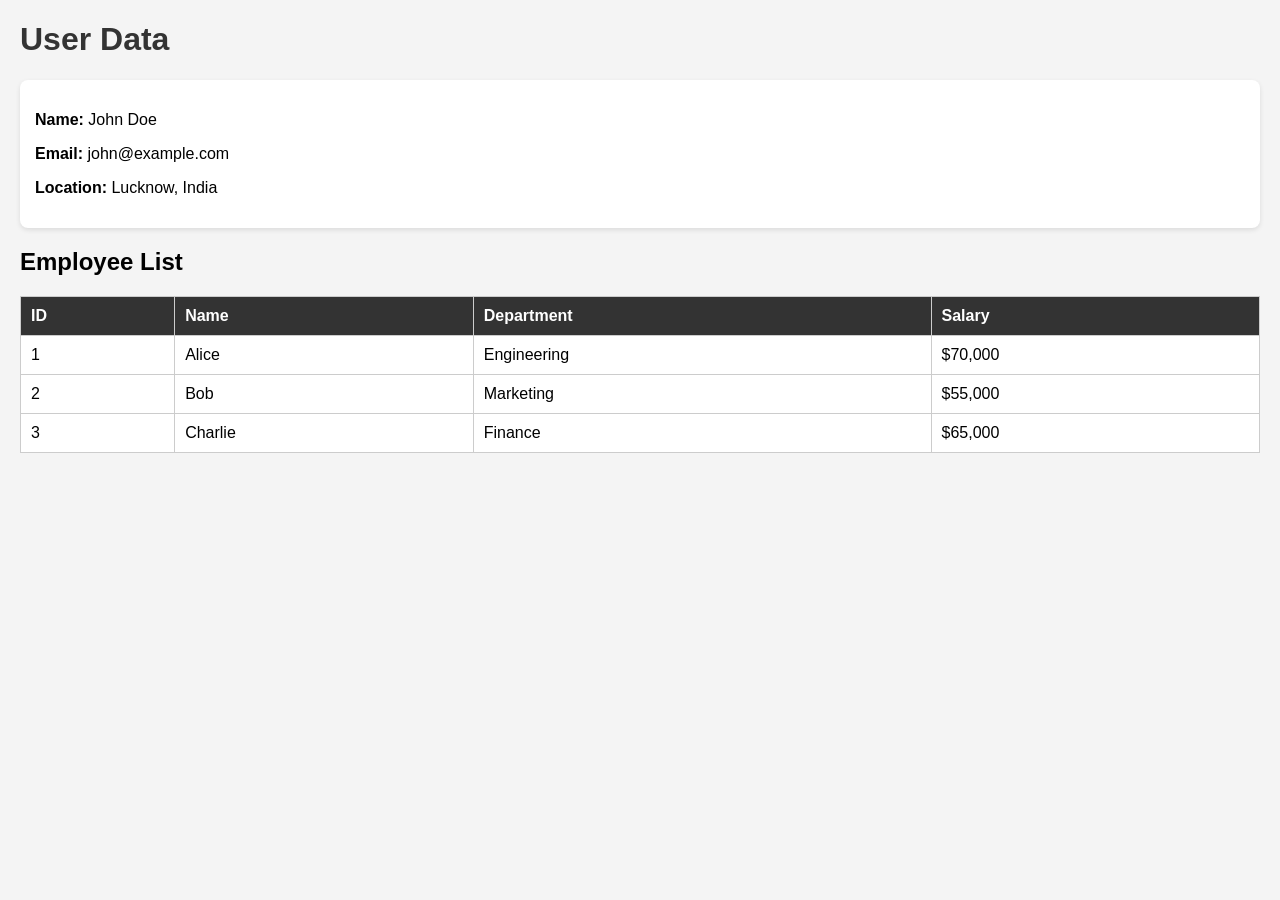
<file: AWS/test/index.html>
<!DOCTYPE html>
<html lang="en">
<head>
    <meta charset="UTF-8">
    <meta name="viewport" content="width=device-width, initial-scale=1.0">
    <title>Sample Data Page</title>
    <style>
        body {
            font-family: Arial, sans-serif;
            margin: 20px;
            background-color: #f4f4f4;
        }
        h1 {
            color: #333;
        }
        table {
            border-collapse: collapse;
            width: 100%;
            background: #fff;
        }
        th, td {
            padding: 10px;
            border: 1px solid #ccc;
            text-align: left;
        }
        th {
            background-color: #333;
            color: #fff;
        }
        .card {
            background: white;
            padding: 15px;
            margin-bottom: 20px;
            border-radius: 8px;
            box-shadow: 0 2px 5px rgba(0,0,0,0.1);
        }
    </style>
</head>
<body>

    <h1>User Data</h1>

    <div class="card">
        <p><strong>Name:</strong> John Doe</p>
        <p><strong>Email:</strong> john@example.com</p>
        <p><strong>Location:</strong> Lucknow, India</p>
    </div>

    <h2>Employee List</h2>

    <table>
        <thead>
            <tr>
                <th>ID</th>
                <th>Name</th>
                <th>Department</th>
                <th>Salary</th>
            </tr>
        </thead>
        <tbody>
            <tr>
                <td>1</td>
                <td>Alice</td>
                <td>Engineering</td>
                <td>$70,000</td>
            </tr>
            <tr>
                <td>2</td>
                <td>Bob</td>
                <td>Marketing</td>
                <td>$55,000</td>
            </tr>
            <tr>
                <td>3</td>
                <td>Charlie</td>
                <td>Finance</td>
                <td>$65,000</td>
            </tr>
        </tbody>
    </table>

</body>
</html>
</file>
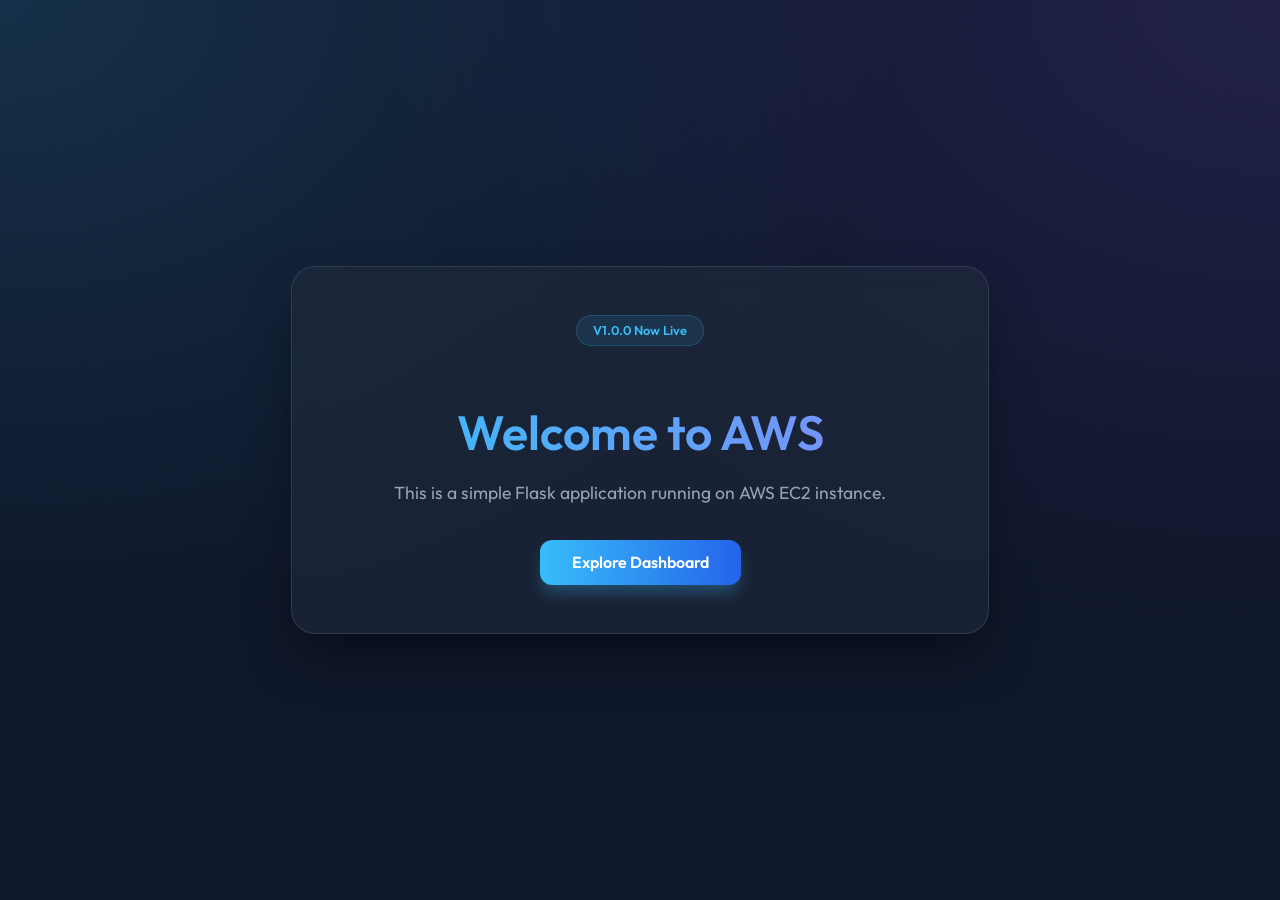
<file: AWS/flask/templates/index.html>
<!DOCTYPE html>
<html lang="en">
<head>
    <meta charset="UTF-8">
    <meta name="viewport" content="width=device-width, initial-scale=1.0">
    <title>Flask Modern Dashboard</title>
    <link rel="preconnect" href="https://fonts.googleapis.com">
    <link rel="preconnect" href="https://fonts.gstatic.com" crossorigin>
    <link href="https://fonts.googleapis.com/css2?family=Outfit:wght@300;400;600&display=swap" rel="stylesheet">
    <style>
        :root {
            --bg-color: #0f172a;
            --card-bg: rgba(30, 41, 59, 0.7);
            --accent-color: #38bdf8;
            --text-color: #f1f5f9;
            --secondary-text: #94a3b8;
            --glass-border: rgba(255, 255, 255, 0.1);
        }

        body {
            margin: 0;
            padding: 0;
            font-family: 'Outfit', sans-serif;
            background-color: var(--bg-color);
            background-image: 
                radial-gradient(at 0% 0%, rgba(56, 189, 248, 0.15) 0, transparent 50%), 
                radial-gradient(at 100% 0%, rgba(139, 92, 246, 0.15) 0, transparent 50%);
            color: var(--text-color);
            height: 100vh;
            display: flex;
            justify-content: center;
            align-items: center;
            overflow: hidden;
        }

        .container {
            max-width: 600px;
            width: 90%;
            padding: 3rem;
            background: var(--card-bg);
            backdrop-filter: blur(12px);
            -webkit-backdrop-filter: blur(12px);
            border: 1px solid var(--glass-border);
            border-radius: 24px;
            box-shadow: 0 25px 50px -12px rgba(0, 0, 0, 0.5);
            text-align: center;
            animation: fadeIn 0.8s ease-out;
        }

        @keyframes fadeIn {
            from { opacity: 0; transform: translateY(20px); }
            to { opacity: 1; transform: translateY(0); }
        }

        h1 {
            font-size: 3rem;
            font-weight: 600;
            margin-bottom: 0.5rem;
            background: linear-gradient(to right, #38bdf8, #818cf8);
            -webkit-background-clip: text;
            -webkit-text-fill-color: transparent;
        }

        p {
            font-size: 1.1rem;
            color: var(--secondary-text);
            line-height: 1.6;
            margin-bottom: 2rem;
        }

        .btn {
            display: inline-block;
            padding: 0.8rem 2rem;
            background: linear-gradient(to right, #38bdf8, #2563eb);
            color: white;
            text-decoration: none;
            border-radius: 12px;
            font-weight: 600;
            transition: all 0.3s ease;
            box-shadow: 0 10px 15px -3px rgba(56, 189, 248, 0.3);
        }

        .btn:hover {
            transform: translateY(-2px);
            box-shadow: 0 20px 25px -5px rgba(56, 189, 248, 0.4);
            filter: brightness(1.1);
        }

        .badge {
            display: inline-block;
            padding: 0.4rem 1rem;
            background: rgba(56, 189, 248, 0.1);
            color: var(--accent-color);
            border-radius: 9999px;
            font-size: 0.8rem;
            font-weight: 600;
            margin-bottom: 1.5rem;
            border: 1px solid rgba(56, 189, 248, 0.2);
        }
    </style>
</head>
<body>
    <div class="container">
        <span class="badge">V1.0.0 Now Live</span>
        <h1>Welcome to AWS</h1>
        <p>This is a simple Flask application running on AWS EC2 instance.</p>
        <a href="#" class="btn">Explore Dashboard</a>
    </div>
</body>
</html>
</file>
